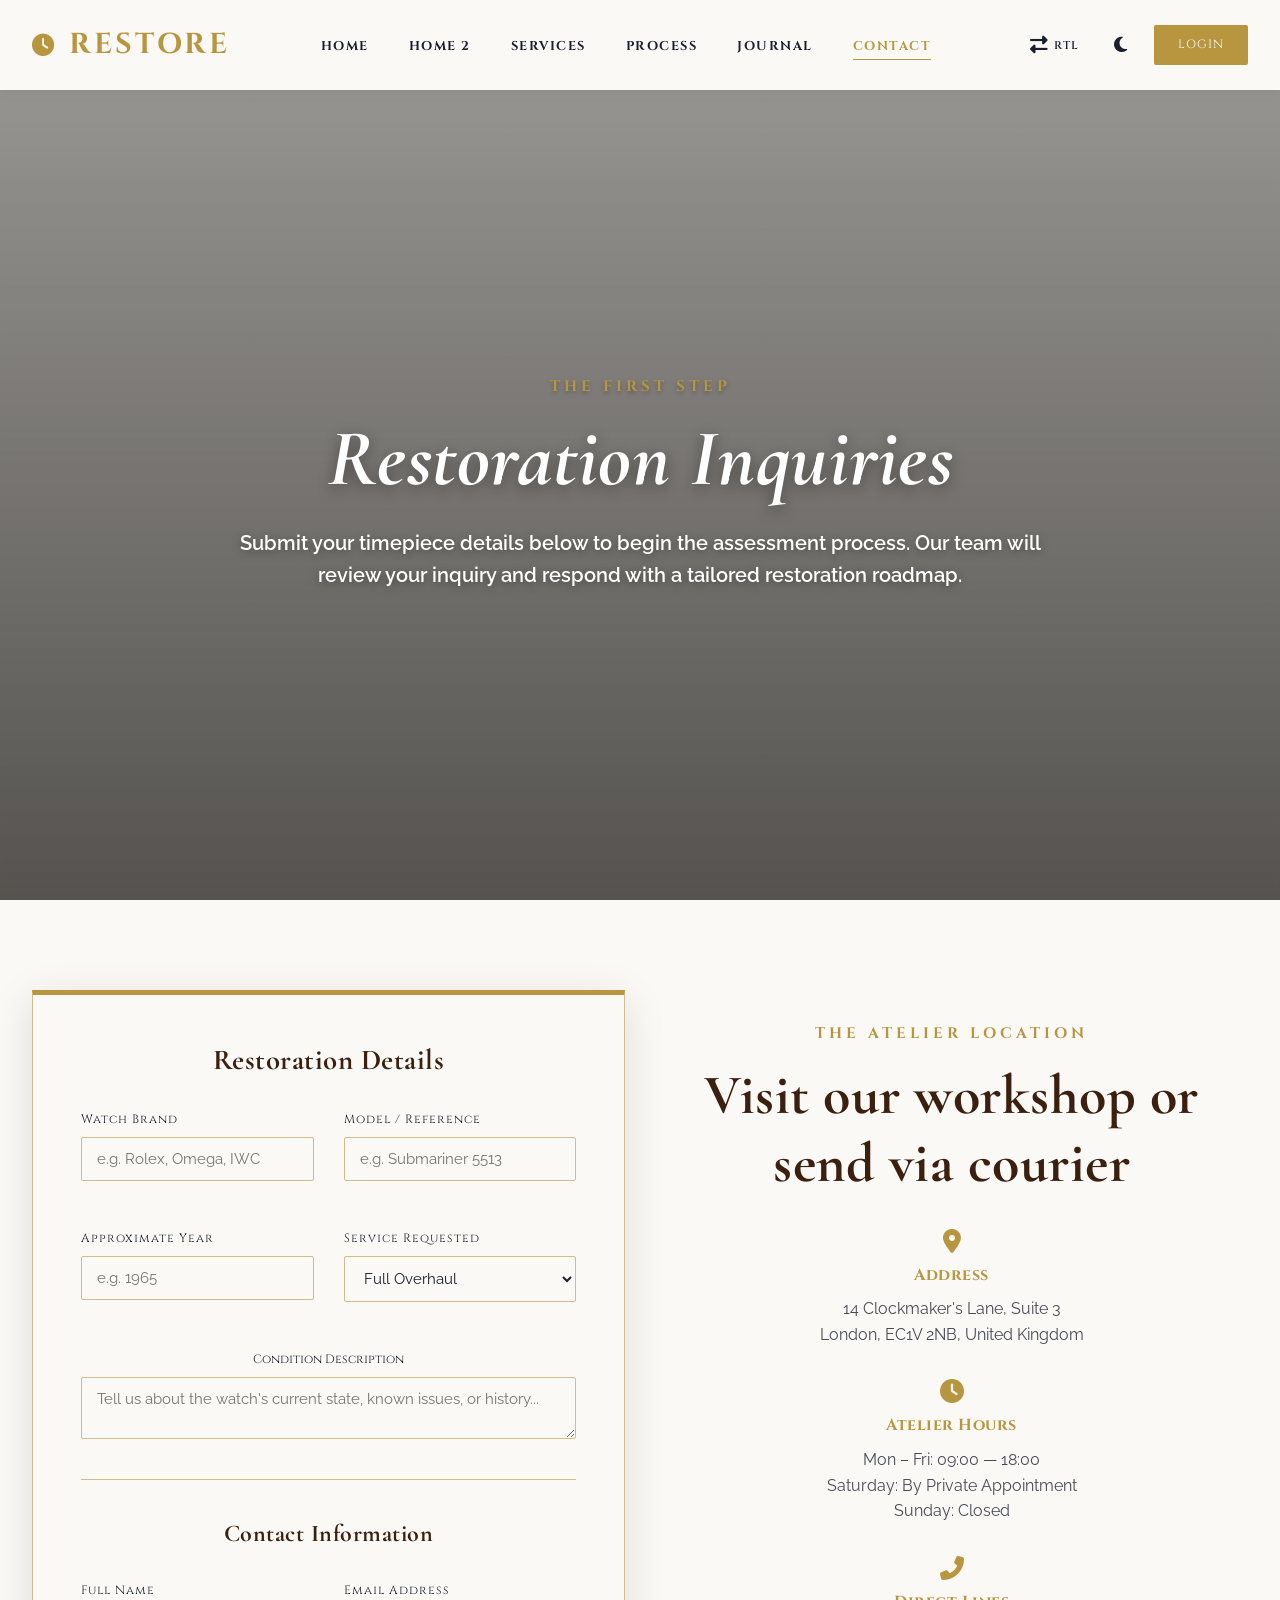
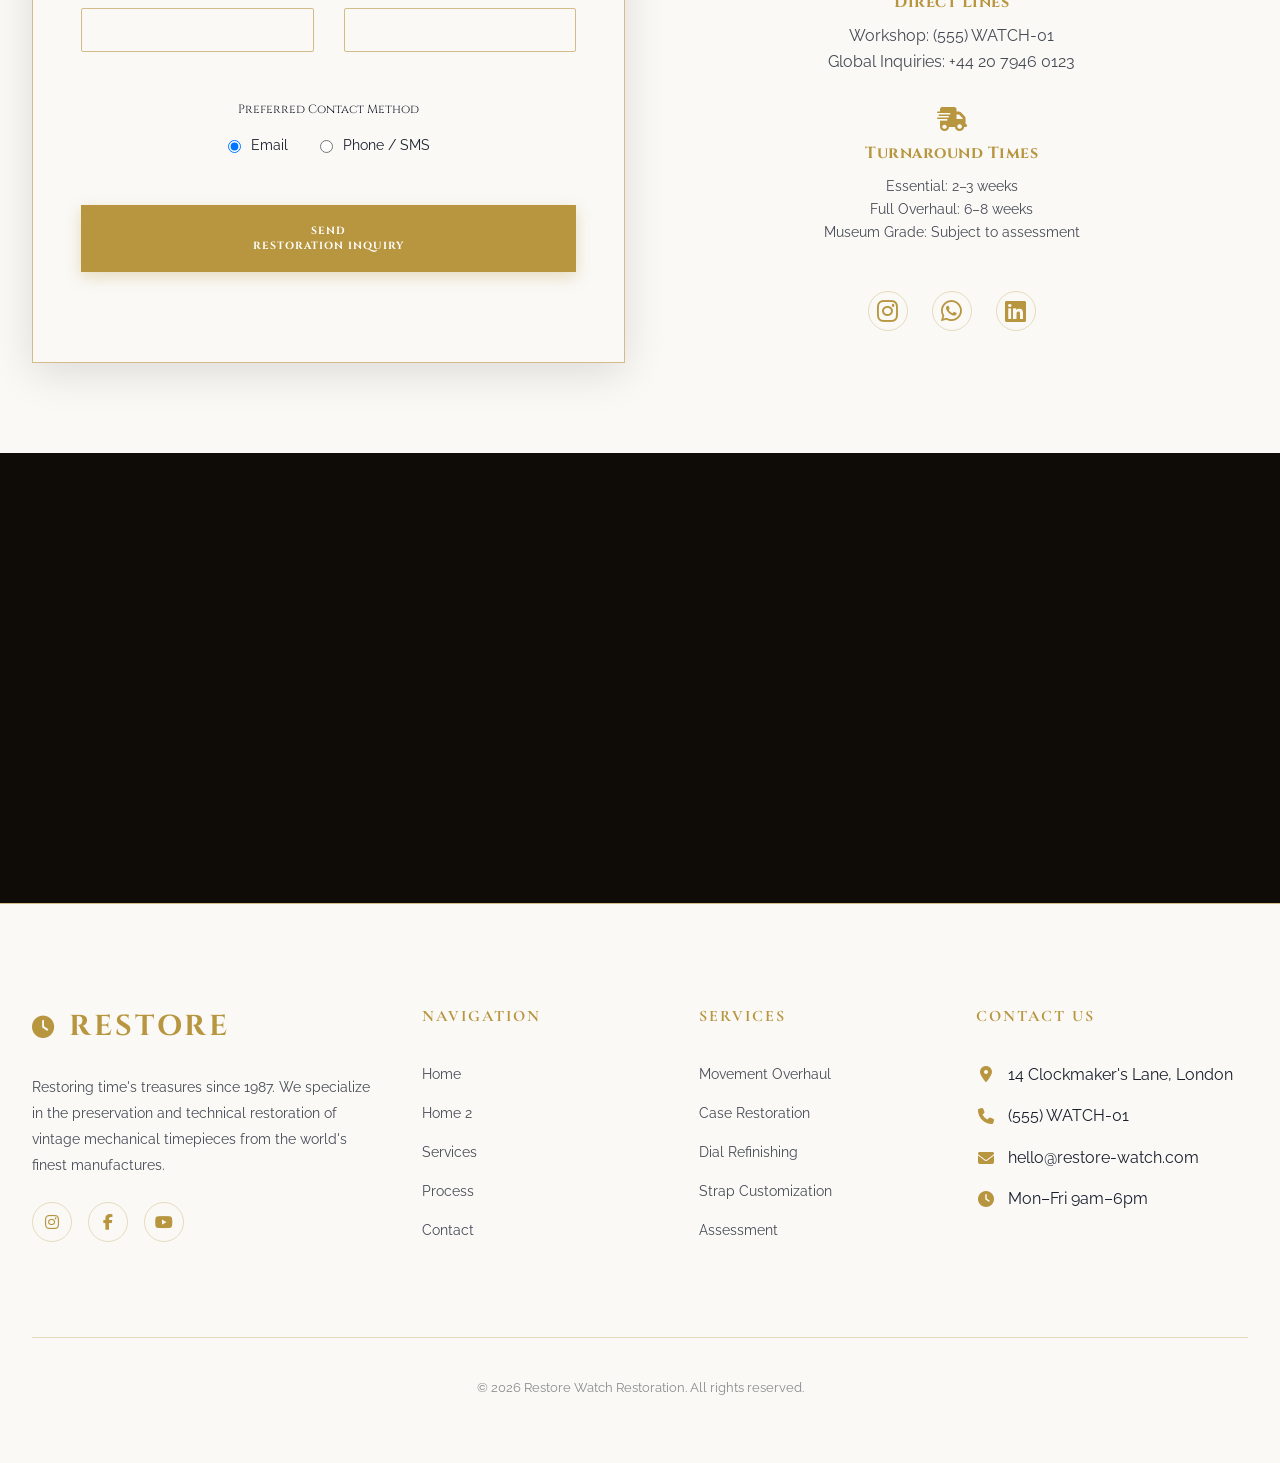
<file: contact.html>
<!DOCTYPE html>
<html lang="en" dir="ltr">

<head>
    <meta charset="UTF-8">
    <meta name="viewport" content="width=device-width, initial-scale=1.0">
    <title>Contact & Inquiries — Restore Vintage Watch Restoration</title>
    <meta name="description"
        content="Request a restoration quote. Contact our master watchmakers for a heritage restoration assessment.">
    <!-- Favicon -->
    <link rel="icon" type="image/png" href="favicon.png">
    <!-- Fonts -->
    <link rel="preconnect" href="https://fonts.googleapis.com">
    <link rel="preconnect" href="https://fonts.gstatic.com" crossorigin>
    <link
        href="https://fonts.googleapis.com/css2?family=Cinzel:wght@400;700&family=Cormorant+Garamond:ital,wght@0,400;0,600;0,700;1,400;1,600&family=Playfair+Display:ital,wght@0,400;0,700;1,400&family=Raleway:wght@300;400;600&display=swap"
        rel="stylesheet">
    <!-- Icons -->
    <link rel="stylesheet" href="https://cdnjs.cloudflare.com/ajax/libs/font-awesome/6.4.0/css/all.min.css">
    <!-- CSS -->
    <link rel="stylesheet" href="index.css">
</head>

<body>

    <!-- NAVBAR -->
    <nav class="navbar">
        <div class="container">
            <a href="index.html" class="logo"><i class="fas fa-clock"></i>RESTORE</a>

            <ul class="nav-links">
                <li><a href="index.html">Home</a></li>
                <li><a href="story.html">Home 2</a></li>
                <li><a href="services.html">Services</a></li>
                <li><a href="process.html">Process</a></li>
                <li><a href="journal.html">Journal</a></li>
                <li><a href="contact.html">Contact</a></li>
                <li class="mobile-only" style="margin-top: 2rem; padding-top: 1rem; border-top: 1px solid var(--border); width: 100%;">
                    <div style="display: flex; justify-content: space-between; align-items: center; gap: 1rem; width: 100%;">
                        <button class="toggle-btn rtl-toggle" title="Toggle RTL">
                            <i class="fas fa-exchange-alt"></i>
                        </button>
                        <button class="toggle-btn theme-toggle" title="Toggle Theme">
                            <i class="fas fa-moon"></i>
                            <span class="theme-text">Dark Mode</span>
                        </button>
                        <a href="login.html" class="btn-login" style="width: 100%; text-align: center; border-radius: 4px;">Login Page</a>
                    </div>
                </li>
            </ul>

            <div class="nav-actions">
                <button class="toggle-btn rtl-toggle" title="Toggle RTL">
                    <i class="fas fa-exchange-alt"></i>
                    <span class="rtl-toggle-text">RTL</span>
                </button>
                <button class="toggle-btn theme-toggle" title="Toggle Theme">
                    <i class="fas fa-moon"></i>
                </button>
                <a href="login.html" class="btn-login">Login</a>
            </div>

            <div class="hamburger">
                <span></span>
                <span></span>
                <span></span>
            </div>
        </div>
    </nav>

    <!-- HERO SECTION -->
    <section class="hero-section">
        <div class="hero-blurred-bg" style="background-image: url('https://images.squarespace-cdn.com/content/v1/627b2795b8e70b00cc6e04ac/d50d3fa1-0579-43b2-81c1-0adb92a2aeeb/176-ESPERLUXE_DAVIDOFF_HR84__40jamesncx-121A6474%2Bcopy.jpg');"></div>
        <div class="hero-overlay"></div>
        
        <div class="container text-center reveal">
            <span class="eyebrow" style="color: var(--secondary);">The First Step</span>
            <h1 class="italic">Restoration Inquiries</h1>
            <p>Submit your timepiece details below to begin the assessment process. Our team will review your inquiry and respond with a tailored restoration roadmap.</p>
        </div>
    </section>

    <!-- CONTACT FORM & INFO -->
    <section class="section">
        <div class="container">
            <div class="grid grid-2" style="position: relative;">

                <!-- Inquiry Form -->
                <div class="contact-form reveal"
                    style="background: var(--bg-light); border: 1px solid var(--border); border-top: 5px solid var(--secondary); box-shadow: var(--shadow); padding: 3rem;">
                    <h2 style="font-size: 1.8rem; margin-bottom: 2rem; text-align: center;">Restoration Details</h2>
                    <form id="restoration-form" style="display: flex; flex-direction: column; gap: 1.5rem;">
                        <div class="form-group grid grid-2">
                            <div style="display: flex; flex-direction: column;">
                                <label
                                    style="font-family: 'Cinzel', serif; font-size: 0.75rem; margin-bottom: 0.5rem;">Watch
                                    Brand</label>
                                <input type="text" placeholder="e.g. Rolex, Omega, IWC" required>
                            </div>
                            <div style="display: flex; flex-direction: column;">
                                <label
                                    style="font-family: 'Cinzel', serif; font-size: 0.75rem; margin-bottom: 0.5rem;">Model
                                    / Reference</label>
                                <input type="text" placeholder="e.g. Submariner 5513" required>
                            </div>
                        </div>
                        <div class="form-group grid grid-2">
                            <div style="display: flex; flex-direction: column;">
                                <label
                                    style="font-family: 'Cinzel', serif; font-size: 0.75rem; margin-bottom: 0.5rem;">Approximate
                                    Year</label>
                                <input type="number" placeholder="e.g. 1965">
                            </div>
                            <div style="display: flex; flex-direction: column;">
                                <label
                                    style="font-family: 'Cinzel', serif; font-size: 0.75rem; margin-bottom: 0.5rem;">Service
                                    Requested</label>
                                <select required>
                                    <option>Essential Service</option>
                                    <option selected>Full Overhaul</option>
                                    <option>Museum Restoration</option>
                                    <option>Movement Only</option>
                                    <option>Unsure / Needs Assessment</option>
                                </select>
                            </div>
                        </div>
                        <div style="display: flex; flex-direction: column;">
                            <label
                                style="font-family: 'Cinzel', serif; font-size: 0.75rem; margin-bottom: 0.5rem;">Condition
                                Description</label>
                            <textarea placeholder="Tell us about the watch's current state, known issues, or history..."></textarea>
                        </div>

                        <hr style="border: 0; border-top: 1px solid var(--border); margin: 1rem 0;">

                        <h2 style="font-size: 1.5rem; margin-bottom: 0.5rem; text-align: center;">Contact Information</h2>
                        <div class="form-group grid grid-2">
                            <div style="display: flex; flex-direction: column;">
                                <label
                                    style="font-family: 'Cinzel', serif; font-size: 0.75rem; margin-bottom: 0.5rem;">Full
                                    Name</label>
                                <input type="text" required>
                            </div>
                            <div style="display: flex; flex-direction: column;">
                                <label
                                    style="font-family: 'Cinzel', serif; font-size: 0.75rem; margin-bottom: 0.5rem;">Email
                                    Address</label>
                                <input type="email" required>
                            </div>
                        </div>
                        <div style="display: flex; flex-direction: column; align-items: center;">
                            <label
                                style="font-family: 'Cinzel', serif; font-size: 0.75rem; margin-bottom: 0.5rem; text-align: center;">Preferred
                                Contact Method</label>
                            <div style="display: flex; gap: 2rem; margin-top: 0.5rem; justify-content: center;">
                                <label
                                    style="display: flex; align-items: center; gap: 10px; cursor: pointer; font-size: 0.85rem;">
                                    <input type="radio" name="contact_method" value="email" checked> Email
                                </label>
                                <label
                                    style="display: flex; align-items: center; gap: 10px; cursor: pointer; font-size: 0.85rem;">
                                    <input type="radio" name="contact_method" value="phone"> Phone / SMS
                                </label>
                            </div>
                        </div>

                        <button type="submit" class="btn btn-primary" style="margin-top: 1.5rem; width: 100%; font-size: 0.65rem !important; line-height: 1.4; letter-spacing: 1px;">Send<br>Restoration Inquiry</button>
                    </form>
                </div>

                <!-- Workshop Info -->
                <div class="workshop-info reveal"
                    style="display: flex; flex-direction: column; justify-content: center; align-items: center; position: relative; text-align: center; padding: 2rem;">
                    <span class="eyebrow">The Atelier Location</span>
                    <h2 style="margin-bottom: 2rem;">Visit our workshop or send via courier</h2>

                    <div class="info-list"
                        style="display: flex; flex-direction: column; gap: 2rem; align-items: center;">
                        <div class="info-block">
                            <i class="fas fa-map-marker-alt" style="color: var(--secondary); font-size: 1.5rem; margin-bottom: 10px; display: block;"></i>
                            <h4
                                style="font-family: 'Cinzel', serif; font-size: 1rem; color: var(--secondary); margin-bottom: 0.5rem;">
                                Address</h4>
                            <p style="opacity: 0.8; margin: 0 auto; max-width: 300px;">14 Clockmaker's Lane, Suite
                                3<br>London, EC1V 2NB, United Kingdom</p>
                        </div>
                        <div class="info-block">
                            <i class="fas fa-clock" style="color: var(--secondary); font-size: 1.5rem; margin-bottom: 10px; display: block;"></i>
                            <h4
                                style="font-family: 'Cinzel', serif; font-size: 1rem; color: var(--secondary); margin-bottom: 0.5rem;">
                                Atelier Hours</h4>
                            <p style="opacity: 0.8; margin: 0 auto; max-width: 300px;">Mon – Fri: 09:00 —
                                18:00<br>Saturday: By Private Appointment<br>Sunday: Closed</p>
                        </div>
                        <div class="info-block">
                            <i class="fas fa-phone-alt" style="color: var(--secondary); font-size: 1.5rem; margin-bottom: 10px; display: block;"></i>
                            <h4
                                style="font-family: 'Cinzel', serif; font-size: 1rem; color: var(--secondary); margin-bottom: 0.5rem;">
                                Direct Lines</h4>
                            <p style="opacity: 0.8; margin: 0 auto; max-width: 300px;">Workshop: (555)
                                WATCH-01<br>Global Inquiries: +44 20 7946 0123</p>
                        </div>
                        <div class="info-block">
                            <i class="fas fa-truck-fast" style="color: var(--secondary); font-size: 1.5rem; margin-bottom: 10px; display: block;"></i>
                            <h4
                                style="font-family: 'Cinzel', serif; font-size: 1rem; color: var(--secondary); margin-bottom: 0.5rem;">
                                Turnaround Times</h4>
                            <p style="opacity: 0.8; font-size: 0.9rem; margin: 0 auto; max-width: 300px;">Essential: 2–3
                                weeks<br>Full Overhaul: 6–8 weeks<br>Museum Grade: Subject to assessment</p>
                        </div>
                    </div>

                    <div class="social-links"
                        style="margin-top: 3rem; display: flex; gap: 1.5rem; justify-content: center;">
                        <a href="#"><i class="fab fa-instagram"
                                style="font-size: 1.5rem;"></i></a>
                        <a href="#"><i class="fab fa-whatsapp"
                                style="font-size: 1.5rem;"></i></a>
                        <a href="#"><i class="fab fa-linkedin"
                                style="font-size: 1.5rem;"></i></a>
                    </div>
                </div>

            </div>
        </div>
    </section>

    <!-- MAP SECTION -->
    <section class="section" style="padding: 0;">
        <div class="map-container reveal"
            style="width: 100%; height: 450px; background: var(--bg-dark);">
            <iframe
                src="https://www.google.com/maps/embed?pb=!1m18!1m12!1m3!1d2482.0203!2d-0.0934!3d51.5234!2m3!1f0!2f0!3f0!3m2!1i1024!2i768!4f13.1!3m3!1m2!1s0x0%3A0x0!2zNTHCsDMxJzI0LjIiTiAwwrAwNSczNi4yIlc!5e0!3m2!1sen!2suk!4v1654321234567!5m2!1sen!2suk"
                width="100%" height="100%" style="border:0;" allowfullscreen="" loading="lazy"></iframe>
        </div>
    </section>

    <!-- FOOTER -->
    <footer>
        <div class="container">
            <div class="footer-grid">
                <div class="footer-col reveal">
                    <a href="index.html" class="logo" style="margin-bottom: 1.5rem;"><i class="fas fa-clock"></i>RESTORE</a>
                    <p>Restoring time's treasures since 1987. We specialize in the preservation and technical restoration of vintage mechanical timepieces from the world's finest manufactures.</p>
                    <div class="social-links">
                        <a href="#"><i class="fab fa-instagram"></i></a>
                        <a href="#"><i class="fab fa-facebook-f"></i></a>
                        <a href="#"><i class="fab fa-youtube"></i></a>
                    </div>
                </div>
                <div class="footer-col reveal">
                    <h4>Navigation</h4>
                    <ul>
                        <li><a href="index.html">Home</a></li>
                        <li><a href="story.html">Home 2</a></li>
                        <li><a href="services.html">Services</a></li>
                        <li><a href="process.html">Process</a></li>
                        <li><a href="contact.html">Contact</a></li>
                    </ul>
                </div>
                <div class="footer-col reveal">
                    <h4>Services</h4>
                    <ul>
                        <li><a href="services.html">Movement Overhaul</a></li>
                        <li><a href="services.html">Case Restoration</a></li>
                        <li><a href="services.html">Dial Refinishing</a></li>
                        <li><a href="services.html">Strap Customization</a></li>
                        <li><a href="services.html">Assessment</a></li>
                    </ul>
                </div>
                <div class="footer-col reveal">
                    <h4>Contact Us</h4>
                    <ul>
                        <li><i class="fas fa-map-marker-alt"></i> 14 Clockmaker's Lane, London</li>
                        <li><i class="fas fa-phone"></i> (555) WATCH-01</li>
                        <li><i class="fas fa-envelope"></i> hello@restore-watch.com</li>
                        <li><i class="fas fa-clock"></i> Mon–Fri 9am–6pm</li>
                    </ul>
                </div>
            </div>
            <div class="footer-bottom">
                <p>&copy; 2026 Restore Watch Restoration. All rights reserved.</p>
            </div>
        </div>
    </footer>

    <button class="back-to-top" aria-label="Back to top">
        <i class="fas fa-chevron-up"></i>
    </button>

    <script src="main.js"></script>
</body>

</html>
</file>
<file: index.css>
/* 1. CSS VARIABLES */
:root {
  --primary: #3B1F0F;
  /* Deep mahogany */
  --secondary: #B8953F;
  /* Antique gold */
  --accent: #C9A96E;
  /* Warm brass */
  --text-dark: #1A1F2E;
  /* Deep charcoal navy */
  --text-light: #F5EFE0;
  /* Ivory cream */
  --bg-light: #FAF9F6;
  /* Crisp parchment */
  --bg-dark: #0F0C08;
  /* Near-black mahogany */
  --border: #D4BC8A;
  /* Gold border tone */

  /* Static Colors (for persistent dark sections) */
  --always-light: #F5EFE0;
  --always-dark: #0F0C08;

  --transition: all 0.4s cubic-bezier(0.16, 1, 0.3, 1);
  --shadow: 0 10px 40px rgba(0, 0, 0, 0.12);
  --max-width: 1280px;

  --hero-brightness: 0.7;
  --hero-overlay: linear-gradient(180deg, rgba(15, 12, 8, 0.4) 0%, rgba(15, 12, 8, 0.7) 100%);
}

[data-theme="dark"] {
  --primary: #C9A96E;
  --secondary: #B8953F;
  --text-dark: #F5EFE0;
  --text-light: #F5EFE0;
  --bg-light: #0D0B08;
  --bg-dark: #1A1A1A;
  --border: #8A6D3B;
  --hero-brightness: 0.4;
  --hero-overlay: rgba(15, 12, 8, 0.85);
  --shadow: 0 10px 40px rgba(0, 0, 0, 0.4);
}

[data-theme="dark"] section {
  border-bottom: none !important;
  border-top: none !important;
}

/* RTL Support */
[dir="rtl"] {
  direction: rtl;
  text-align: right;
}

/* 2. RESET & BASE */
* {
  margin: 0;
  padding: 0;
  box-sizing: border-box;
}

input,
select,
textarea,
button {
  font-family: inherit;
  color: inherit;
}

html {
  scroll-behavior: smooth;
  overflow-x: hidden !important;
  width: 100%;
}

body {
  font-family: 'Raleway', 'Lato', sans-serif;
  background-color: var(--bg-light);
  color: var(--text-dark);
  line-height: 1.6;
  overflow-x: hidden !important;
  width: 100%;
  position: relative;
  transition: background-color 0.5s ease;
}

/* 3. TYPOGRAPHY */
h1,
h2,
h3,
h4,
.serif {
  font-family: 'Cormorant Garamond', 'Playfair Display', serif;
  font-weight: 700;
  color: var(--primary);
  letter-spacing: 0.5px;
}

h1 {
  font-size: clamp(3rem, 8vw, 5rem);
  line-height: 1.1;
  margin-bottom: 1.5rem;
}

h2 {
  font-size: clamp(2rem, 5vw, 3.5rem);
  line-height: 1.2;
  margin-bottom: 2rem;
}

h3 {
  font-size: 2.2rem;
  margin-bottom: 1rem;
}

h4 {
  font-size: 1.5rem;
  margin-bottom: 1rem;
}

.eyebrow {
  display: block;
  font-family: 'Cinzel', serif;
  text-transform: uppercase;
  letter-spacing: 4px;
  font-size: 0.95rem;
  font-weight: 700;
  color: var(--secondary);
  margin-bottom: 1rem;
}

.italic {
  font-style: italic;
}

p {
  margin-bottom: 1.5rem;
}

a {
  text-decoration: none;
  color: inherit;
  transition: var(--transition);
}

ul {
  list-style: none;
}

/* Step Numbers */
.step-num {
  font-family: 'Cinzel', serif;
  color: var(--secondary);
  font-size: 3.5rem;
  font-weight: 700;
  opacity: 0.6;
  line-height: 1;
  display: block;
  margin-bottom: 0.5rem;
}

[data-theme="dark"] .step-num {
  opacity: 0.8;
  color: var(--secondary);
  text-shadow: 0 0 10px rgba(184, 149, 63, 0.2);
}

/* 4. LAYOUT */
.container {
  max-width: var(--max-width);
  margin: 0 auto;
  padding: 0 2rem;
}

.section {
  padding: clamp(80px, 10vh, 120px) 0;
  text-align: center;
}

.section.align-left {
  text-align: left;
}

.section.align-left .container {
  text-align: left;
}

.section p {
  max-width: 800px;
  margin-left: auto;
  margin-right: auto;
}

.section.align-left p {
  margin-left: 0;
  margin-right: 0;
}

.section ul {
  display: flex;
  flex-direction: column;
  gap: 0.8rem;
}

.grid {
  display: grid;
  gap: 30px;
}

.grid-2 {
  grid-template-columns: repeat(2, 1fr);
}

.grid-3 {
  grid-template-columns: repeat(3, 1fr);
}

.grid-4 {
  grid-template-columns: repeat(4, 1fr);
}

/* Utilities */
.w-100 {
  width: 100% !important;
}

/* 5. COMPONENTS */

/* Buttons */
.btn {
  display: inline-flex;
  align-items: center;
  justify-content: center;
  padding: 18px 40px;
  font-family: 'Cinzel', serif;
  font-size: 0.85rem;
  letter-spacing: 2.5px;
  text-transform: uppercase;
  font-weight: 700;
  cursor: pointer;
  transition: var(--transition);
  border: 1px solid transparent;
  position: relative;
  overflow: hidden;
  z-index: 1;
  text-align: center;
  min-width: 220px;
}

.btn::after {
  content: '';
  position: absolute;
  top: 0;
  left: -100%;
  width: 100%;
  height: 100%;
  background: rgba(255, 255, 255, 0.15);
  transition: var(--transition);
  z-index: -1;
}

.btn:hover::after {
  left: 0;
}

.btn-primary {
  background-color: var(--secondary);
  color: #fff !important;
  box-shadow: 0 5px 15px rgba(184, 149, 63, 0.3);
}

.btn-primary:hover {
  background-color: var(--primary);
  transform: translateY(-3px);
  box-shadow: 0 8px 25px rgba(59, 31, 15, 0.4);
}

.btn-outline {
  border: 1px solid var(--secondary);
  color: var(--secondary);
  background: transparent;
}

.btn-outline:hover {
  background: var(--secondary);
  color: #fff !important;
  transform: translateY(-3px);
}

/* Navbar */
.navbar {
  position: fixed;
  top: 0;
  left: 0;
  width: 100%;
  background-color: var(--bg-light);
  color: var(--text-dark);
  height: 90px;
  display: flex;
  align-items: center;
  z-index: 10000;
  transition: var(--transition);
  box-shadow: 0 2px 15px rgba(0, 0, 0, 0.05);
}

.navbar.scrolled {
  height: 75px;
  background-color: var(--bg-light);
  backdrop-filter: blur(15px);
  box-shadow: 0 5px 20px rgba(0, 0, 0, 0.1);
  z-index: 10000;
}

.navbar .container {
  display: flex;
  justify-content: space-between;
  align-items: center;
  width: 100%;
}

.logo {
  font-family: 'Cinzel', serif;
  font-size: clamp(1.4rem, 4vw, 1.8rem);
  font-weight: 700;
  color: var(--secondary) !important;
  letter-spacing: 3px;
  display: flex;
  align-items: center;
  white-space: nowrap;
}

.logo i {
  margin-right: 12px;
  font-size: 1.4rem;
}

[dir="rtl"] .logo i {
  margin-right: 0;
  margin-left: 12px;
}

.nav-links {
  display: flex;
  gap: 2.5rem;
  align-items: center;
}

.nav-links a {
  font-family: 'Cinzel', serif;
  font-size: 0.8rem;
  letter-spacing: 1.5px;
  text-transform: uppercase;
  color: var(--text-dark);
  position: relative;
  font-weight: 700;
  transition: var(--transition);
}

.nav-links a:hover,
.nav-links a.active {
  color: var(--secondary);
}

.nav-links a::after {
  content: '';
  position: absolute;
  bottom: -5px;
  left: 0;
  width: 0;
  height: 1px;
  background: var(--secondary);
  transition: width 0.3s ease;
}

.nav-links a:hover::after,
.nav-links a.active::after {
  width: 100%;
}

.nav-actions {
  display: flex;
  align-items: center;
  gap: 1.2rem;
}

.btn-login {
  padding: 10px 24px;
  font-family: 'Cinzel', serif;
  font-size: 0.75rem;
  background-color: var(--secondary);
  color: #fff !important;
  border-radius: 2px;
  letter-spacing: 1px;
  text-transform: uppercase;
}

.btn-login:hover {
  background-color: var(--primary);
}

.toggle-btn {
  background: transparent;
  border: none;
  color: var(--text-dark);
  cursor: pointer;
  font-size: 1.1rem;
  transition: var(--transition);
  padding: 8px;
  display: flex;
  align-items: center;
  justify-content: center;
}

.toggle-btn:hover {
  color: var(--secondary);
  transform: translateY(-2px);
}

.rtl-toggle {
  display: flex;
  align-items: center;
  gap: 6px;
}

.rtl-toggle-text {
  font-family: 'Cinzel', serif;
  font-size: 0.7rem;
  letter-spacing: 1px;
  font-weight: 600;
}

/* Hamburger Menu */
.hamburger {
  display: none;
  flex-direction: column;
  justify-content: space-between;
  width: 35px;
  height: 24px;
  cursor: pointer;
  z-index: 1001;
}

.hamburger span {
  display: block;
  width: 100%;
  height: 3px;
  background-color: var(--secondary);
  transition: all 0.3s ease;
  pointer-events: none;
}

/* Hamburger Active States */
.hamburger.active span:nth-child(1) {
  transform: translateY(10.5px) rotate(45deg);
}

.hamburger.active span:nth-child(2) {
  opacity: 0;
  transform: translateX(10px);
}

.hamburger.active span:nth-child(3) {
  transform: translateY(-10.5px) rotate(-45deg);
}

.nav-actions-mobile,
.mobile-only {
  display: none;
}

/* Hero Section */
.hero-section {
  position: relative;
  width: 100%;
  height: 100vh;
  min-height: 600px;
  display: flex;
  align-items: center;
  justify-content: center;
  overflow: hidden;
  text-align: center;
  padding-top: 90px;
}

.hero-blurred-bg {
  position: absolute;
  top: 0;
  left: 0;
  width: 100%;
  height: 100%;
  background-size: cover;
  background-position: center;
  filter: brightness(var(--hero-brightness)) saturate(1.1);
  z-index: 0;
}

.hero-overlay {
  position: absolute;
  top: 0;
  left: 0;
  width: 100%;
  height: 100%;
  background: var(--hero-overlay);
  backdrop-filter: blur(2px);
  z-index: 1;
}

.hero-section .container {
  position: relative;
  z-index: 2;
  max-width: 900px;
}

.hero-section h1 {
  color: #fff !important;
  font-weight: 700;
  text-shadow: 0 4px 15px rgba(0, 0, 0, 0.4);
}

.hero-section p {
  color: #fff !important;
  font-weight: 600;
  text-shadow: 0 2px 10px rgba(0, 0, 0, 0.4);
  font-size: 1.25rem !important;
}

.hero-section .eyebrow {
  text-shadow: 0 2px 5px rgba(0, 0, 0, 0.3);
}

.hero-btns {
  display: flex;
  gap: 1.5rem;
  justify-content: center;
  margin-top: 2.5rem;
}

/* Cards */
.card {
  background-color: var(--bg-light);
  color: var(--text-dark);
  border: 1px solid var(--border);
  border-top: 4px solid var(--secondary);
  transition: var(--transition);
  display: flex;
  flex-direction: column;
  height: 100%;
  box-shadow: var(--shadow);
  overflow: hidden;
  text-align: center;
}

.card:hover {
  transform: translateY(-10px);
  box-shadow: 0 20px 50px rgba(0, 0, 0, 0.15);
  border-color: var(--secondary);
}

.card-img-wrapper {
  width: 100%;
  height: 240px;
  overflow: hidden;
  position: relative;
}

.card-img-wrapper img {
  width: 100%;
  height: 100%;
  object-fit: cover;
  transition: transform 0.8s ease;
}

.card:hover .card-img-wrapper img {
  transform: scale(1.1);
}

.card-content {
  padding: 2.5rem;
  flex-grow: 1;
  display: flex;
  flex-direction: column;
  justify-content: space-between;
  align-items: center;
}

.card-content i {
  font-size: 2.5rem;
  color: var(--secondary);
  margin-bottom: 1.5rem;
  transition: var(--transition);
}

.card:hover .card-content i {
  transform: scale(1.1) rotate(5deg);
}

.card h3 {
  font-size: 1.6rem;
  margin-bottom: 1rem;
  color: var(--primary);
}

[data-theme="dark"] .card h3 {
  color: var(--secondary);
}

.card p {
  font-size: 0.95rem;
  opacity: 0.8;
}

/* Bullet Points Alignment */
.section ul li {
  display: flex;
  align-items: flex-start;
  gap: 15px;
  text-align: left;
  width: 100%;
  max-width: 600px;
  margin: 0 auto;
}

.section.align-left ul li {
  margin: 0;
}

.section ul li i {
  color: var(--secondary);
  margin-top: 5px;
  flex-shrink: 0;
}

/* Footer Enhancements */
footer {
  background-color: var(--bg-light);
  color: var(--text-dark);
  padding: 100px 0 40px;
  border-top: 1px solid var(--border);
}

.footer-col {
  overflow-wrap: break-word;
  word-break: break-word;
}

.footer-grid {
  display: grid;
  grid-template-columns: 1.5fr 1fr 1fr 1.2fr;
  gap: 50px;
  margin-bottom: 80px;
}

.footer-col h4 {
  color: var(--secondary);
  text-transform: uppercase;
  letter-spacing: 2px;
  font-size: 1rem;
  margin-bottom: 2rem;
}

.footer-col p {
  font-size: 0.9rem;
  opacity: 0.8;
  line-height: 1.8;
}

.footer-col ul li {
  margin-bottom: 1rem;
  display: flex;
  align-items: center;
  gap: 12px;
}

.footer-col ul li i {
  width: 20px;
  text-align: center;
  color: var(--secondary);
  flex-shrink: 0;
}

.footer-col ul li a {
  opacity: 0.8;
  font-size: 0.9rem;
}

.footer-col ul li a:hover {
  opacity: 1;
  color: var(--secondary);
  padding-left: 5px;
}

.social-links {
  display: flex;
  gap: 1rem;
  margin-top: 1.5rem;
}

.social-links a {
  width: 40px;
  height: 40px;
  display: flex;
  align-items: center;
  justify-content: center;
  border: 1px solid rgba(184, 149, 63, 0.3);
  border-radius: 50%;
  color: var(--secondary);
  font-size: 1rem;
}

.social-links a:hover {
  background: var(--secondary);
  color: #fff !important;
  transform: translateY(-5px);
}

.footer-bottom {
  border-top: 1px solid var(--border);
  padding-top: 40px;
  text-align: center;
  opacity: 0.5;
  font-size: 0.8rem;
}

/* Authentication Forms */
.auth-page {
  min-height: 100vh;
  display: flex;
  align-items: center;
  justify-content: center;
  padding: 120px 2rem 60px;
  background: var(--bg-light);
}

.auth-card {
  background: var(--bg-light);
  border: 1px solid var(--border);
  padding: 3rem;
  width: 100%;
  max-width: 450px;
  box-shadow: var(--shadow);
  text-align: center;
  position: relative;
  z-index: 10;
  /* Ensure it stays above background gears */
}

.auth-card h2 {
  margin-bottom: 2.5rem;
}

.form-group {
  text-align: left;
  margin-bottom: 1.5rem;
}

.form-group label {
  display: block;
  font-family: 'Cinzel', serif;
  font-size: 0.75rem;
  letter-spacing: 1px;
  margin-bottom: 0.5rem;
  color: var(--text-dark);
}

.form-group input,
.form-group select,
.form-group textarea,
input[type="text"],
input[type="email"],
input[type="number"],
select,
textarea {
  width: 100%;
  padding: 12px 15px;
  background: transparent;
  border: 1px solid var(--border);
  border-radius: 2px;
  color: var(--text-dark) !important;
  transition: var(--transition);
  font-size: 0.95rem;
}

[data-theme="dark"] select option {
  background-color: var(--bg-light);
  color: var(--text-dark);
}

.form-group input:focus,
.form-group select:focus,
.form-group textarea:focus,
select:focus,
textarea:focus {
  border-color: var(--secondary);
  outline: none;
  box-shadow: 0 0 0 3px rgba(184, 149, 63, 0.1);
}

.form-footer {
  display: flex;
  justify-content: space-between;
  align-items: center;
  margin-top: 0.8rem;
  font-size: 0.8rem;
}

.remember-me {
  display: flex !important;
  align-items: center;
  gap: 8px;
  cursor: pointer;
  font-family: 'Raleway', sans-serif !important;
  text-transform: none !important;
  letter-spacing: 0 !important;
  font-size: 0.8rem !important;
  opacity: 0.8;
}

.remember-me input {
  width: auto !important;
  margin: 0;
}

.forgot-link {
  color: var(--secondary);
  font-weight: 500;
  white-space: nowrap;
}


.auth-divider {
  display: flex;
  align-items: center;
  margin: 2.5rem 0;
  color: var(--secondary);
  opacity: 0.8;
}

[data-theme="dark"] .auth-divider {
  opacity: 1;
}

.auth-divider::before,
.auth-divider::after {
  content: '';
  flex: 1;
  height: 1px;
  background: var(--border);
}

/* Password Visibility Toggle */
.password-wrapper {
  position: relative;
  width: 100%;
}

.password-toggle {
  position: absolute;
  right: 15px;
  top: 50%;
  transform: translateY(-50%);
  cursor: pointer;
  color: var(--secondary);
  opacity: 0.6;
  transition: var(--transition);
  z-index: 10;
}

.password-toggle:hover {
  opacity: 1;
}

.terms-accept {
  display: flex;
  align-items: center;
  gap: 10px;
  margin-bottom: 2.5rem !important;
  /* Increased space to prevent touching button */
  font-size: 0.85rem;
  cursor: pointer;
  white-space: nowrap;
}

.terms-accept input {
  width: auto !important;
}

.auth-divider span {
  padding: 0 20px;
  font-family: 'Cinzel', serif;
  font-size: 0.8rem;
  letter-spacing: 3px;
  font-weight: 700;
}

.social-auth {
  display: flex;
  flex-direction: column;
  gap: 1.2rem;
  margin-bottom: 2.5rem;
  width: 100%;
  align-items: center;
}

.btn-social {
  display: flex;
  align-items: center;
  justify-content: center;
  gap: 15px;
  width: 100%;
  background: white !important;
  border: 1px solid var(--border) !important;
  color: var(--primary) !important;
  padding: 12px !important;
  border-radius: 4px;
  font-weight: 600;
  font-family: 'Raleway', sans-serif;
  transition: var(--transition);
  box-shadow: 0 4px 10px rgba(0, 0, 0, 0.05);
}

[data-theme="dark"] .btn-social {
  background: rgba(255, 255, 255, 0.05) !important;
  border-color: var(--secondary) !important;
  color: var(--text-light) !important;
}

.btn-social:hover {
  background: var(--bg-dark) !important;
  color: var(--text-light) !important;
  border-color: var(--secondary);
}

.btn-social img {
  height: 20px;
}

.btn-social i {
  font-size: 1.25rem;
}

.auth-redirect {
  font-size: 0.9rem;
  opacity: 0.8;
}

.auth-redirect a {
  color: var(--secondary);
  font-weight: 600;
  transition: var(--transition);
  margin-left: 8px;
}

.auth-redirect a:hover {
  color: var(--primary);
  text-decoration: underline;
}

.auth-toggles {
  position: fixed;
  top: 2rem;
  right: 2rem;
  display: flex;
  gap: 1.2rem;
  z-index: 2000;
}

.auth-toggles .toggle-btn {
  width: 45px;
  height: 45px;
  background: var(--bg-light);
  border: 1px solid var(--border);
  border-radius: 50%;
  box-shadow: 0 10px 25px rgba(0, 0, 0, 0.15);
  color: var(--secondary) !important;
  display: flex;
  align-items: center;
  justify-content: center;
}

.auth-card .logo {
  justify-content: center;
  margin-bottom: 2.5rem;
  width: 100%;
  font-size: 2.2rem;
}

/* Comparison Slider */
.comparison-container {
  border: 4px solid var(--secondary);
  box-shadow: var(--shadow);
  position: relative;
}

.comparison-container::before {
  content: '';
  position: absolute;
  top: 0;
  left: 0;
  width: 100%;
  height: 120px;
  background: linear-gradient(180deg, #0d0b08 0%, #0d0b08 60%, rgba(13, 11, 8, 0) 100%);
  z-index: 5;
  pointer-events: none;
}

.slider-handle {
  transition: background 0.3s ease;
}

.slider-handle:hover {
  background: var(--primary) !important;
}

/* Back to Top Button */
.back-to-top {
  position: fixed;
  bottom: 30px;
  right: 30px;
  width: 45px;
  height: 45px;
  background-color: var(--secondary);
  color: #fff !important;
  border: none;
  border-radius: 50%;
  display: flex;
  align-items: center;
  justify-content: center;
  cursor: pointer;
  z-index: 999;
  opacity: 0;
  visibility: hidden;
  transition: all 0.4s ease;
  box-shadow: 0 5px 15px rgba(0, 0, 0, 0.2);
}

.back-to-top.visible {
  opacity: 1;
  visibility: visible;
}

.back-to-top:hover {
  background-color: var(--primary);
  transform: translateY(-5px);
  box-shadow: 0 8px 20px rgba(0, 0, 0, 0.3);
}

/* 6. PROCESS TIMELINE */
.timeline {
  display: flex;
  justify-content: space-between;
  position: relative;
  padding-top: 100px;
  gap: 2rem;
}

.timeline-line {
  position: absolute;
  top: 125px;
  left: 0;
  width: 100%;
  height: 1px;
  background: var(--border);
  z-index: 1;
}

.step {
  flex: 1;
  z-index: 2;
  position: relative;
}

.step-img-wrapper {
  width: 100%;
  aspect-ratio: 16/10;
  overflow: hidden;
  border: 1px solid var(--border);
  margin-bottom: 2rem;
  position: relative;
  background: var(--bg-dark);
}

.step-img-wrapper img {
  width: 100%;
  height: 100%;
  object-fit: cover;
  transition: transform 0.6s ease;
}

.step-icon {
  width: 50px;
  height: 50px;
  background: var(--secondary);
  border-radius: 50%;
  display: flex;
  align-items: center;
  justify-content: center;
  color: white;
  margin: -25px auto 1.5rem;
  position: relative;
  z-index: 3;
}

.step h4 {
  font-size: 1.1rem;
  margin-bottom: 0.5rem;
  font-family: 'Cinzel', serif;
}

.step p {
  font-size: 1.1rem;
  padding: 0 10px;
}

/* Journal Page Featured Article */
.featured-card {
  display: flex;
  background: var(--bg-light);
  border-top: 5px solid var(--secondary);
  box-shadow: var(--shadow);
  overflow: hidden;
}

.featured-img {
  flex: 1.5;
  background-position: center;
  background-size: cover;
  background-repeat: no-repeat;
  min-height: 450px;
}

.featured-content {
  flex: 1;
  padding: 4rem;
  display: flex;
  flex-direction: column;
  justify-content: center;
}

.featured-content h2 {
  font-size: 2.5rem !important;
  margin-bottom: 1.5rem !important;
}

.featured-content p {
  opacity: 0.8 !important;
  margin-bottom: 2rem !important;
}

.featured-meta {
  display: flex;
  flex-direction: column;
  align-items: center;
  text-align: center;
  gap: 1.5rem;
  margin-top: auto;
  padding-top: 1.5rem;
  border-top: 1px solid var(--border);
}

.meta-info {
  font-size: 0.85rem;
  font-family: 'Cinzel', serif;
  color: var(--secondary);
}

.featured-meta .btn {
  width: auto !important;
  padding: 10px 22px !important;
  font-size: 0.68rem !important;
  min-width: 100px !important;
  white-space: nowrap;
  letter-spacing: 1.5px;
}

/* 7. RESPONSIVE DESIGN */

/* Tablet View (Redesign) */
@media (max-width: 1024px) {
  .container {
    padding: 0 2rem;
  }

  .grid-2 {
    grid-template-columns: repeat(2, 1fr);
  }



  .grid-3 {
    grid-template-columns: repeat(2, 1fr);
  }

  .grid-4 {
    grid-template-columns: repeat(2, 1fr);
  }

  .footer-grid {
    grid-template-columns: 1fr 1fr;
    gap: 40px;
  }

  .hero-section h1 {
    font-size: 3.5rem;
  }

  /* FORCE MOBILE NAV AT 1024px */
  .hamburger {
    display: flex !important;
    z-index: 1100;
  }

  .nav-links {
    position: fixed !important;
    top: 0 !important;
    right: 0 !important;
    transform: translateX(100%) !important;
    width: 280px !important;
    height: 100vh !important;
    background-color: var(--bg-light) !important;
    flex-direction: column !important;
    justify-content: flex-start !important;
    padding: 80px 2rem 3rem !important;
    gap: 1.5rem !important;
    transition: transform 0.4s cubic-bezier(0.165, 0.84, 0.44, 1) !important;
    z-index: 1000 !important;
    box-shadow: -10px 0 30px rgba(0, 0, 0, 0.1);
    align-items: flex-start !important;
    display: flex !important;
  }

  .nav-links.active {
    transform: translateX(0) !important;
  }

  .nav-links a {
    font-size: 0.9rem !important;
    white-space: nowrap !important;
    width: 100%;
    padding: 10px 0;
  }

  .nav-actions {
    display: none !important;
  }

  .nav-actions-mobile,
  .mobile-only {
    display: flex !important;
    flex-direction: column;
    align-items: center !important;
    justify-content: center !important;
    gap: 1.5rem;
    margin-top: 2rem;
    padding-top: 2rem;
    border-top: 1px solid var(--border);
    width: 100% !important;
  }

  .nav-actions-mobile .toggle-btn,
  .mobile-only .toggle-btn,
  .nav-actions-mobile .btn-login,
  .mobile-only .btn-login {
    width: 100% !important;
    max-width: 200px;
    justify-content: center;
    padding: 12px;
    border: 1px solid var(--border);
    border-radius: 4px;
    display: flex;
    align-items: center;
    gap: 8px;
    text-align: center;
  }

  /* Stacking & Centering for all row-based sections */
  .rev-content,
  .rev-img,
  .proc-content,
  .proc-img,
  .addons-content,
  .addons-img,
  .proc-step {
    padding: 0 !important;
    text-align: center !important;
    margin-bottom: 2rem;
    display: flex;
    flex-direction: column !important;
  }

  .rev-img img,
  .addons-img img,
  .proc-img img {
    width: 900px !important;
    max-width: 100% !important;
    height: 450px !important;
    object-fit: cover !important;
    margin: 0 auto !important;
    display: block !important;
  }

  .small-article {
    flex-direction: column !important;
    align-items: center !important;
    text-align: center !important;
    gap: 1.5rem !important;
  }

  .small-article .article-img {
    margin: 0 auto !important;
    flex: 0 0 100px !important;
    /* Maintain size in column flow */
  }

  .small-article .article-content {
    text-align: center !important;
    width: 100% !important;
  }


  /* Process Page Alternation (Desktop Support) */
  @media (min-width: 1025px) {
    .proc-step:nth-child(even) {
      flex-direction: row-reverse !important;
    }

    .proc-step:nth-child(even) .proc-content {
      padding-right: 4rem;
      padding-left: 0 !important;
      text-align: right;
    }

    .proc-step:nth-child(odd) .proc-content {
      padding-left: 4rem;
      padding-right: 0 !important;
      text-align: left;
    }
  }


  @media (max-width: 1024px) {
    .featured-card {
      flex-direction: column !important;
    }

    .featured-content {
      padding: 3rem !important;
    }

    .featured-content h2 {
      font-size: 2rem !important;
    }

    .featured-meta {
      flex-direction: column !important;
      align-items: center !important;
      text-align: center;
      gap: 1rem !important;
      padding-top: 2rem !important;
    }

    .featured-meta .btn {
      width: auto !important;
      min-width: 100px !important;
      margin-top: 1rem !important;
      padding: 10px 25px !important;
      font-size: 0.65rem !important;
    }

    .meta-info {
      font-size: 0.8rem !important;
    }
  }

  @media (max-width: 768px) {
    .featured-content {
      padding: 2rem !important;
    }

    .featured-img {
      min-height: 250px !important;
    }
  }

  /* Timeline Tablet Optimization */
  .timeline {
    display: grid;
    grid-template-columns: repeat(2, 1fr);
    gap: 4rem 2rem;
    padding-top: 0;
  }

  .timeline-line {
    display: none;
  }

  .step {
    width: 100%;
  }

  .step:last-child {
    grid-column: 1 / span 2;
    max-width: 400px;
    margin: 0 auto;
  }

  /* Grid Fixes for Home 1 */
  /* 2x2 (2-Column) ENFORCED TABLET GRID */
  .grid-2,
  .grid-3,
  .grid-4,
  .insights-grid,
  .brand-logos,
  .footer-grid,
  .timeline {
    grid-template-columns: repeat(2, 1fr) !important;
    gap: 3rem 2rem !important;
  }

  /* Specific Centering for Coverage Section (requested) */
  .grid-2:has(.coverage-content) {
    grid-template-columns: 1fr !important;
    text-align: center !important;
    max-width: 700px;
    margin: 0 auto;
    gap: 3rem !important;
  }

  .coverage-content ul {
    display: inline-block !important;
    text-align: left !important;
    margin: 2rem auto !important;
  }

  .coverage-content .btn {
    display: inline-block !important;
    width: auto !important;
    margin: 2rem auto 0 !important;
  }

  /* Center CTA buttons in Service Cards (restoring requested fix) */
  .grid-3 .card .btn {
    width: fit-content !important;
    min-width: 250px !important;
    margin-left: auto !important;
    margin-right: auto !important;
    display: flex !important;
    justify-content: center !important;
  }
}

/* Mobile View (Complete Redesign) */
@media (max-width: 768px) {
  .navbar {
    height: 70px;
    /* Slimmer navbar on mobile */
    width: 100% !important;
    max-width: 100vw !important;
    left: 0 !important;
    right: 0 !important;
    border-bottom: 1px solid var(--border);
    z-index: 10000 !important;
  }

  .navbar.scrolled {
    height: 70px !important;
  }

  .navbar .container {
    width: 100% !important;
    max-width: 100% !important;
    padding: 0 1.5rem !important;
    margin: 0 !important;
  }

  .rev-img img {
    height: 350px !important;
    object-fit: cover;
    width: 100%;
  }

  .grid-2,
  .grid-3,
  .grid-4,
  .footer-grid,
  .timeline,
  .insights-grid {
    grid-template-columns: 1fr !important;
    gap: 2.5rem !important;
    display: grid !important;
  }

  .card,
  .step {
    width: 100% !important;
    max-width: none !important;
    height: auto !important;
    grid-column: auto !important;
  }

  .testimonial-card {
    margin-bottom: 2rem !important;
    padding-bottom: 2rem !important;
    border-bottom: 1px solid var(--border) !important;
  }

  .testimonial-card span {
    margin-top: 1rem !important;
    padding-top: 0 !important;
  }

  .timeline .step:last-child {
    grid-column: auto !important;
    max-width: 100% !important;
  }

  .container {
    padding: 0 1.5rem;
  }

  .footer-col {
    text-align: center;
    display: flex;
    flex-direction: column;
    align-items: center;
  }

  .footer-col ul {
    display: flex;
    flex-direction: column;
    align-items: flex-start;
    width: fit-content;
  }

  .footer-col ul li {
    justify-content: flex-start;
    text-align: left;
  }

  .social-links {
    justify-content: center;
  }

  .footer-col .logo {
    justify-content: center;
  }

  .nav-links a {
    font-size: 1rem !important;
    width: 100%;
    padding: 8px 0;
    letter-spacing: 2px;
    font-weight: 500;
  }

  .logo {
    font-size: 1.1rem !important;
    letter-spacing: 2px !important;
  }

  .logo i {
    font-size: 1.2rem !important;
    margin-right: 8px !important;
  }

  .nav-actions {
    display: none !important;
  }

  .nav-actions-mobile,
  .mobile-only {
    display: flex !important;
    flex-direction: row !important;
    align-items: center !important;
    justify-content: center !important;
    gap: 1rem !important;
    margin-top: auto;
    padding-top: 2rem;
    border-top: 1px solid var(--border);
    width: 100%;
    flex-wrap: nowrap !important;
  }

  .nav-actions-mobile .toggle-btn,
  .mobile-only .toggle-btn,
  .nav-actions-mobile .btn-login,
  .mobile-only .btn-login {
    width: auto !important;
    min-width: 44px;
    height: 44px;
    display: flex;
    align-items: center;
    justify-content: center;
    padding: 0 15px !important;
    border: 1px solid var(--border);
    border-radius: 4px;
    background: transparent;
    color: var(--text-dark);
    transition: all 0.3s ease;
    font-size: 0.75rem;
    letter-spacing: 1px;
    text-transform: uppercase;
    white-space: nowrap;
  }

  .nav-actions-mobile .btn-login,
  .mobile-only .btn-login {
    background-color: var(--secondary);
    color: #fff !important;
    border-color: var(--secondary);
  }

  .nav-actions-mobile .toggle-btn:hover,
  .mobile-only .toggle-btn:hover {
    background-color: var(--bg-dark);
    color: var(--secondary);
    border-color: var(--secondary);
  }

  .nav-actions-mobile .theme-text,
  .mobile-only .theme-text,
  .nav-actions-mobile .rtl-toggle-text,
  .mobile-only .rtl-toggle-text {
    display: none !important;
  }

  .hamburger {
    display: flex !important;
    position: relative;
    z-index: 10001 !important;
  }

  .hamburger.active span:nth-child(1) {
    transform: translateY(9px) rotate(45deg);
  }

  .hamburger.active span:nth-child(2) {
    opacity: 0;
  }

  .hamburger.active span:nth-child(3) {
    transform: translateY(-9px) rotate(-45deg);
  }

  .grid-2 {
    gap: 2rem !important;
  }

  .grid-2 {
    gap: 2rem !important;
  }

  /* Universal Hero Overlap Fixes */
  .hero-section h1 {
    font-size: 2.5rem !important;
    margin-bottom: 1rem !important;
  }

  .hero-section p {
    font-size: 1rem !important;
    margin-bottom: 2rem !important;
    padding: 0 1rem;
  }

  .hero-btns,
  .btn-group {
    flex-direction: column !important;
    align-items: center !important;
    gap: 1rem !important;
    width: 100%;
  }

  .btn {
    width: 100% !important;
    min-width: 0 !important;
    max-width: 300px;
    padding: 15px 20px !important;
    font-size: 0.8rem !important;
  }

  .contact-form {
    padding: 1.5rem !important;
  }

  /* Home 1 Hero & Mobile Fixes */
  .hero-section {
    height: auto !important;
    min-height: 80vh !important;
    padding-top: 100px;
    padding-bottom: 60px;
  }

  .hero-blurred-bg {
    background-color: var(--bg-dark);
    /* Ensure background is visible if image fails */
  }


  .rev-img img,
  .proc-img img,
  .addons-img img {
    height: auto !important;
    max-height: 400px !important;
    object-fit: cover !important;
    border-width: 5px !important;
  }

  .grid-2 {
    gap: 2rem !important;
  }

  /* Timeline Responsive Fix */
  .timeline {
    display: flex !important;
    flex-direction: column !important;
    padding-top: 0 !important;
    gap: 3.5rem !important;
  }

  .timeline-line {
    display: none;
  }

  .step {
    width: 100%;
    max-width: 400px;
    margin: 0 auto;
  }

  .step-img-wrapper {
    margin-bottom: 3rem;
  }

  .contact-info-grid {
    flex-direction: column !important;
    gap: 1.5rem !important;
    align-items: center !important;
  }
}

@media (max-width: 375px) {
  .logo {
    font-size: 1rem !important;
    letter-spacing: 1.5px !important;
  }

  .hero-section h1 {
    font-size: 2.2rem !important;
  }

  .section {
    padding: 60px 0 !important;
  }

  .card-content {
    padding: 1.5rem !important;
  }

  .auth-card {
    padding: 2rem 1.2rem !important;
  }

  .auth-card h2 {
    font-size: 1.5rem !important;
    margin-bottom: 1.5rem !important;
  }
}

@media (max-width: 320px) {
  .logo {
    font-size: 0.9rem !important;
    letter-spacing: 1px !important;
  }

  .logo i {
    margin-right: 5px !important;
    font-size: 1rem !important;
  }

  .container {
    padding: 0 1rem !important;
  }

  .hero-section h1 {
    font-size: 1.8rem !important;
  }

  .hero-section p {
    font-size: 0.85rem !important;
    padding: 0 0.5rem !important;
  }

  .btn {
    padding: 12px 15px !important;
    font-size: 0.7rem !important;
    letter-spacing: 1.5px !important;
    min-width: 0 !important;
    width: 100% !important;
  }

  .navbar .container {
    padding: 0 0.8rem !important;
  }

  .hamburger {
    width: 28px !important;
    height: 18px !important;
  }

  .hamburger span {
    height: 2px !important;
  }

  .auth-card {
    padding: 1.5rem 0.8rem !important;
  }

  .form-group label {
    font-size: 0.7rem !important;
  }

  .auth-divider span {
    padding: 0 10px !important;
    font-size: 0.7rem !important;
  }
}

/* CAROUSEL RESPONSIVE SYSTEM */
:root {
  --carousel-item-width: 400px;
  --carousel-item-gap: 20px;
}

@media (max-width: 1024px) {
  :root {
    --carousel-item-width: 320px;
  }
}

@media (max-width: 768px) {
  :root {
    --carousel-item-width: 280px;
  }
}

@media (max-width: 360px) {
  :root {
    --carousel-item-width: 240px;
  }
}

@media (max-width: 320px) {
  :root {
    --carousel-item-width: 200px;
  }
}

.carousel-slide {
  width: var(--carousel-item-width) !important;
  height: var(--carousel-item-width) !important;
  aspect-ratio: 1 / 1 !important;
  margin-right: var(--carousel-item-gap) !important;
  background-size: cover !important;
  background-repeat: no-repeat !important;
  background-position: center !important;
  background-color: var(--bg-light) !important;
  border-radius: 8px;
  /* Added slight rounding for premium feel */
  overflow: hidden;
  transition: var(--transition);
}

@keyframes scroll-carousel {
  0% {
    transform: translateX(0);
  }

  100% {
    transform: translateX(calc((var(--carousel-item-width) + var(--carousel-item-gap)) * -5));
  }
}

/* 8. BRAND LOGOS SECTION (Expertise) */
.brand-logos {
  margin-top: 2rem;
}

.brand-logos .card {
  background-color: var(--bg-light);
  border-top: 2px solid var(--secondary) !important;
  transition: var(--transition);
  height: auto;
  min-height: 180px;
  display: flex;
  flex-direction: column;
  justify-content: center;
  align-items: center;
  padding: 2.5rem;
}

.brand-logos .card:hover {
  background-color: var(--bg-dark);
  border-color: var(--secondary);
  transform: translateY(-10px);
}

.brand-logos .card:hover h4,
.brand-logos .card:hover i {
  color: var(--secondary) !important;
}

.brand-logos .card i {
  font-size: 3rem;
  color: var(--secondary);
  margin-bottom: 1.5rem;
  transition: var(--transition);
}

.brand-logos .card h4 {
  font-family: 'Cinzel', serif;
  letter-spacing: 3px;
  margin-bottom: 0;
  color: var(--secondary) !important;
  /* Brand name color GOLD as requested */
  transition: var(--transition);
}

/* Specific fix for Dark Mode card "broken" look */
[data-theme="dark"] .brand-logos .card {
  background-color: rgba(255, 255, 255, 0.03);
  border: 1px solid rgba(184, 149, 63, 0.3);
  backdrop-filter: blur(10px);
}

[data-theme="dark"] .brand-logos .card h4 {
  color: var(--secondary) !important;
}

[data-theme="dark"] .brand-logos .card:hover {
  background-color: rgba(184, 149, 63, 0.1);
  border-color: var(--secondary);
}

@media (max-width: 768px) {
  .brand-logos {
    gap: 1.5rem !important;
  }

  .brand-logos .card {
    padding: 2.5rem !important;
  }
}

/* 9. FEATURED CARD (Services Tiers) */
.card-featured {
  background-color: var(--bg-dark) !important;
  color: var(--text-light) !important;
  transform: scale(1.05);
  z-index: 10;
  border-top: 5px solid var(--secondary) !important;
  box-shadow: 0 30px 60px rgba(0, 0, 0, 0.3);
}

.card-featured h3,
.card-featured h4,
.card-featured p,
.card-featured li {
  color: var(--text-light) !important;
}

.card-featured .tier-header {
  background-color: var(--primary);
  padding: 2rem;
  text-align: center;
}

/* Dark Mode Inversion for Featured Card */
[data-theme="dark"] .card-featured {
  background-color: var(--always-light) !important;
  /* Force light background in dark mode */
  color: var(--always-dark) !important;
  box-shadow: 0 30px 60px rgba(0, 0, 0, 0.5);
}

[data-theme="dark"] .card-featured .tier-header {
  background-color: var(--secondary);
}

[data-theme="dark"] .card-featured h3,
[data-theme="dark"] .card-featured h4,
[data-theme="dark"] .card-featured p,
[data-theme="dark"] .card-featured li {
  color: var(--always-dark) !important;
}

[data-theme="dark"] .card-featured .btn-outline {
  border-color: var(--always-dark);
  color: var(--always-dark);
}

[data-theme="dark"] .card-featured .btn-outline:hover {
  background-color: var(--always-dark);
  color: var(--always-light) !important;
}

@media (max-width: 1024px) {
  .card-featured {
    transform: scale(1);
    margin: 1rem 0;
  }
}

/* Auth Page Mobile Optimizations */
@media (max-width: 768px) {
  .auth-toggles {
    position: fixed !important;
    top: 1.5rem !important;
    right: 1.5rem !important;
    left: auto !important;
    gap: 1rem !important;
    z-index: 9999 !important;
  }

  .auth-toggles .toggle-btn {
    width: 40px !important;
    height: 40px !important;
  }

  .form-footer {
    flex-wrap: nowrap !important;
    justify-content: space-between !important;
    gap: 5px !important;
    width: 100% !important;
  }

  .remember-me,
  .forgot-link,
  .terms-accept {
    white-space: nowrap !important;
    font-size: 0.75rem !important;
  }

  .terms-accept {
    margin-bottom: 2.5rem !important;
    justify-content: center;
    width: 100%;
  }

  .auth-card {
    padding: 2.5rem 1rem !important;
    width: 100% !important;
    margin: 0 auto !important;
  }

  .auth-page {
    padding-left: 1rem !important;
    padding-right: 1rem !important;
    width: 100% !important;
    max-width: 100% !important;
    overflow-x: hidden !important;
    overflow-y: auto !important;
  }
}

@media (max-width: 360px) {

  .remember-me,
  .forgot-link,
  .terms-accept {
    font-size: 0.65rem !important;
    white-space: nowrap !important;
  }

  .form-footer {
    gap: 3px !important;
  }
}

/* 10. SCROLL REVEAL ANIMATION */
.reveal {
  opacity: 0;
  transform: translateY(30px);
  transition: opacity 1s cubic-bezier(0.16, 1, 0.3, 1), transform 1s cubic-bezier(0.16, 1, 0.3, 1);
  visibility: hidden;
  will-change: opacity, transform;
}

.reveal.revealed {
  opacity: 1;
  transform: translateY(0);
  visibility: visible;
}

/* End of CSS */
</file>
